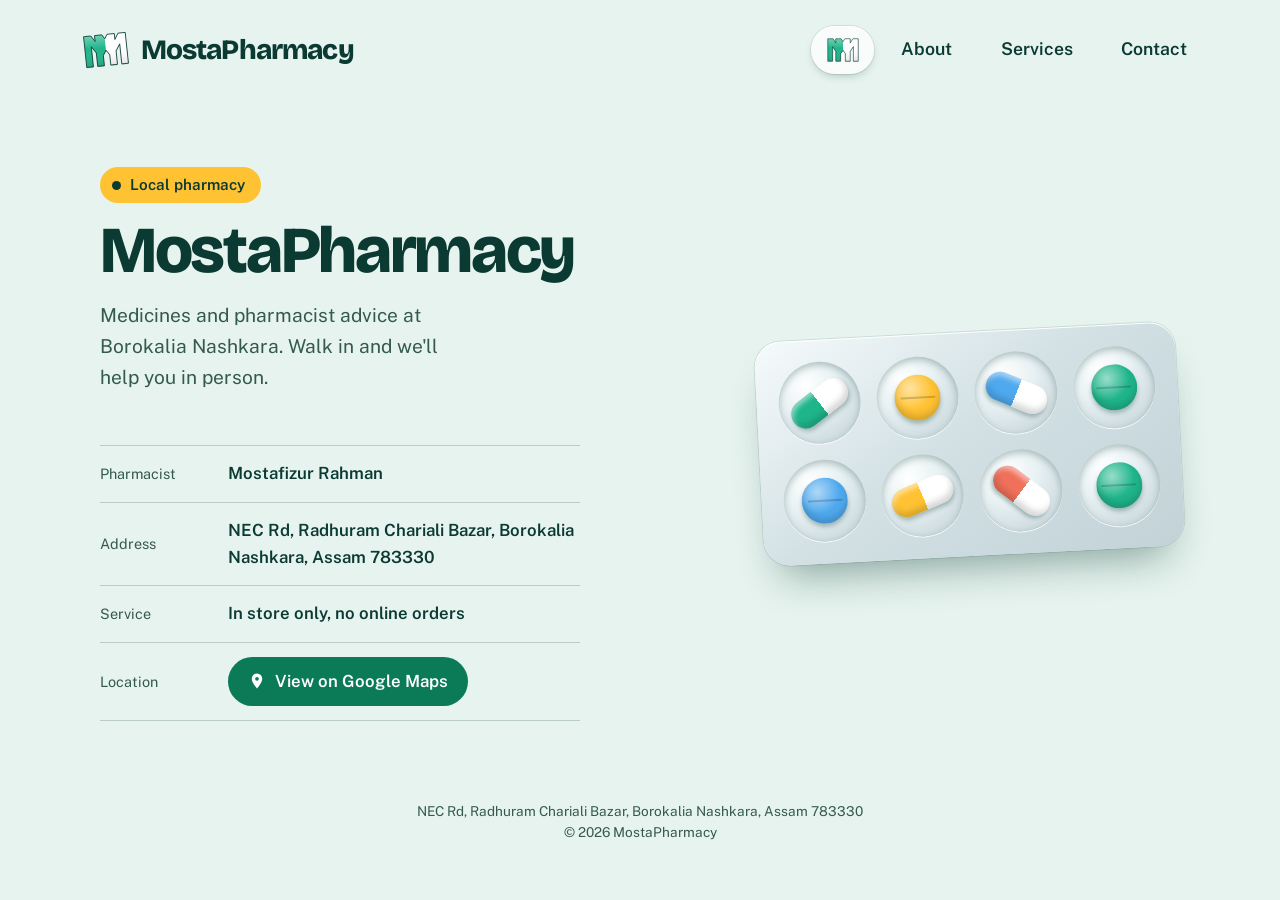
<file: index.html>
<!DOCTYPE html>
<html lang="en">
<head>
<meta charset="utf-8">
<meta name="viewport" content="width=device-width, initial-scale=1">
<title>MostaPharmacy | Local pharmacy at Borokalia Nashkara, 783330</title>
<meta name="description" content="MostaPharmacy is a local pharmacy at NEC Rd, Radhuram Chariali Bazar, Borokalia Nashkara, Assam 783330, run by Pharmacist Mostafizur Rahman. Visit us in store or find us on Google Maps.">
<meta name="keywords" content="MostaPharmacy, pharmacy, medicine shop, pharmacist, Mostafizur Rahman, Borokalia Nashkara">
<meta name="author" content="Mostafizur Rahman">
<meta name="robots" content="index, follow, max-image-preview:large">
<link rel="canonical" href="https://mostapharmacy.ashiqur.in/">
<meta name="theme-color" content="#E6F3EE">
<link rel="icon" type="image/svg+xml" href="/favicon.svg">
<meta property="og:type" content="website">
<meta property="og:site_name" content="MostaPharmacy">
<meta property="og:title" content="MostaPharmacy | Local pharmacy at Borokalia Nashkara, 783330">
<meta property="og:description" content="Local pharmacy run by Pharmacist Mostafizur Rahman. Visit us in store at NEC Rd, Radhuram Chariali Bazar, Borokalia Nashkara.">
<meta property="og:url" content="https://mostapharmacy.ashiqur.in/">
<meta property="og:image" content="https://mostapharmacy.ashiqur.in/assets/link-preview/home.png">
<meta property="og:image:type" content="image/png">
<meta property="og:image:width" content="1200">
<meta property="og:image:height" content="630">
<meta property="og:image:alt" content="MostaPharmacy, a local pharmacy at Borokalia Nashkara">
<meta name="twitter:card" content="summary_large_image">
<meta name="twitter:image" content="https://mostapharmacy.ashiqur.in/assets/link-preview/home.png">
<meta name="twitter:image:alt" content="MostaPharmacy, a local pharmacy at Borokalia Nashkara">
<script type="application/ld+json">
{
  "@context": "https://schema.org",
  "@graph": [
    {
      "@type": "WebSite",
      "@id": "https://mostapharmacy.ashiqur.in/#website",
      "url": "https://mostapharmacy.ashiqur.in/",
      "name": "MostaPharmacy",
      "inLanguage": "en",
      "publisher": { "@id": "https://mostapharmacy.ashiqur.in/#pharmacy" }
    },
    {
      "@type": "Pharmacy",
      "@id": "https://mostapharmacy.ashiqur.in/#pharmacy",
      "name": "MostaPharmacy",
      "url": "https://mostapharmacy.ashiqur.in/",
      "logo": "https://mostapharmacy.ashiqur.in/favicon.svg",
      "image": "https://mostapharmacy.ashiqur.in/favicon.svg",
      "description": "MostaPharmacy is a local pharmacy run by Pharmacist Mostafizur Rahman. In-store service only.",
      "address": { "@type": "PostalAddress", "streetAddress": "NEC Rd, Radhuram Chariali Bazar", "addressLocality": "Borokalia Nashkara", "addressRegion": "Assam", "postalCode": "783330", "addressCountry": "IN" },
      "hasMap": "https://maps.app.goo.gl/R8ameXwf7JaMNvvA6",
      "employee": { "@type": "Person", "name": "Mostafizur Rahman", "jobTitle": "Pharmacist" }
    }
  ]
}
</script>
<script>document.documentElement.className="wait";setTimeout(function(){document.documentElement.className=""},3000)</script>
<link rel="preconnect" href="https://fonts.googleapis.com">
<link rel="preconnect" href="https://fonts.gstatic.com" crossorigin>
<link rel="stylesheet" href="https://fonts.googleapis.com/css2?family=Bricolage+Grotesque:opsz,wght@12..96,800&family=Public+Sans:wght@400;600&display=swap">
<link rel="stylesheet" href="style.css">
</head>
<body>

<div class="page">
  <header class="top">
    <a class="brand" href="/"><svg class="logo" viewBox="181 187 853 853" width="34" height="34" aria-hidden="true"><defs><path id="lm" d="M201 313H343L415 428.5V313H557L607.5 394L658 313H800V428.5L872 313H1014V913H884V522L800 650V913H670V713L607.5 617L545 713V913H415V650L331 522V913H201Z"/><clipPath id="lc"><use href="#lm"/></clipPath><linearGradient id="lg" x1="0" y1="0" x2="0" y2="1"><stop offset="0" stop-color="#fff" stop-opacity=".55"/><stop offset=".45" stop-color="#fff" stop-opacity="0"/><stop offset="1" stop-color="#000" stop-opacity=".2"/></linearGradient></defs><use href="#lm" y="14" fill="#0B3A33" opacity=".3"/><g clip-path="url(#lc)"><rect x="181" y="187" width="426.5" height="853" fill="#1FB58A"/><rect x="607.5" y="187" width="426.5" height="853" fill="#fff"/><rect x="181" y="187" width="853" height="853" fill="url(#lg)"/></g><use href="#lm" fill="none" stroke="#0B3A33" stroke-width="16" stroke-linejoin="round"/></svg>MostaPharmacy</a>
    <nav aria-label="Main"><a class="nav-home" href="/" aria-current="page" aria-label="Home"><svg class="hm" xmlns="http://www.w3.org/2000/svg" viewBox="181 187 853 853" width="26" height="26" aria-hidden="true" focusable="false"><defs><clipPath id="hc"><path d="M201 313H343L415 428.5V313H557L607.5 394L658 313H800V428.5L872 313H1014V913H884V522L800 650V913H670V713L607.5 617L545 713V913H415V650L331 522V913H201Z"/></clipPath><linearGradient id="hg" x1="0" y1="0" x2="0" y2="1"><stop offset="0" stop-color="#fff" stop-opacity=".55"/><stop offset=".45" stop-color="#fff" stop-opacity="0"/><stop offset="1" stop-color="#000" stop-opacity=".2"/></linearGradient></defs><path d="M201 313H343L415 428.5V313H557L607.5 394L658 313H800V428.5L872 313H1014V913H884V522L800 650V913H670V713L607.5 617L545 713V913H415V650L331 522V913H201Z" transform="translate(0 14)" fill="#0B3A33" opacity=".3"/><g clip-path="url(#hc)"><rect x="181" y="187" width="426.5" height="853" fill="#1FB58A"/><rect x="607.5" y="187" width="426.5" height="853" fill="#fff"/><rect x="181" y="187" width="853" height="853" fill="url(#hg)"/></g><path d="M201 313H343L415 428.5V313H557L607.5 394L658 313H800V428.5L872 313H1014V913H884V522L800 650V913H670V713L607.5 617L545 713V913H415V650L331 522V913H201Z" fill="none" stroke="#0B3A33" stroke-width="16" stroke-linejoin="round"/></svg></a><a href="/about/">About</a><a href="/services/">Services</a><a href="/contact/">Contact</a></nav>
  </header>
  <main>
    <header class="head">
      <p class="status">Local pharmacy</p>
      <h1>MostaPharmacy</h1>
      <p class="lead">Medicines and pharmacist advice at Borokalia Nashkara. Walk in and we'll help you in person.</p>
    </header>

    <div class="blister" role="img" aria-label="A blister pack being filled with capsules and tablets">
      <span class="w" style="--i:0;--c:#1FB58A;--r:-35deg"><span class="cap"></span></span>
      <span class="w" style="--i:1;--c:#FFC233"><span class="tab"></span></span>
      <span class="w" style="--i:2;--c:#4FA9EE;--r:25deg"><span class="cap"></span></span>
      <span class="w" style="--i:3;--c:#1FB58A"><span class="tab"></span></span>
      <span class="w" style="--i:4;--c:#4FA9EE"><span class="tab"></span></span>
      <span class="w" style="--i:5;--c:#FFC233;--r:-20deg"><span class="cap"></span></span>
      <span class="w" style="--i:6;--c:#F0705A;--r:40deg"><span class="cap"></span></span>
      <span class="w" style="--i:7;--c:#1FB58A"><span class="tab"></span></span>
    </div>

    <section class="info" aria-label="About the pharmacy">
      <dl>
        <div><dt>Pharmacist</dt><dd>Mostafizur Rahman</dd></div>
        <div><dt>Address</dt><dd>NEC Rd, Radhuram Chariali Bazar, Borokalia Nashkara, Assam 783330</dd></div>
        <div><dt>Service</dt><dd>In store only, no online orders</dd></div>
        <div>
          <dt>Location</dt>
          <dd>
            <a class="btn" href="https://maps.app.goo.gl/R8ameXwf7JaMNvvA6" target="_blank" rel="noopener">
              <svg width="18" height="18" viewBox="0 0 24 24" fill="currentColor" aria-hidden="true"><path d="M12 2a7 7 0 0 0-7 7c0 5.2 7 13 7 13s7-7.8 7-13a7 7 0 0 0-7-7zm0 9.5a2.5 2.5 0 1 1 0-5 2.5 2.5 0 0 1 0 5z"/></svg>
              View on Google Maps
            </a>
          </dd>
        </div>
      </dl>
    </section>
  </main>

  <footer>NEC Rd, Radhuram Chariali Bazar, Borokalia Nashkara, Assam 783330<br>&copy; <span id="y">2026</span> MostaPharmacy</footer>
</div>
<script src="site.js"></script>
</body>
</html>
</file>
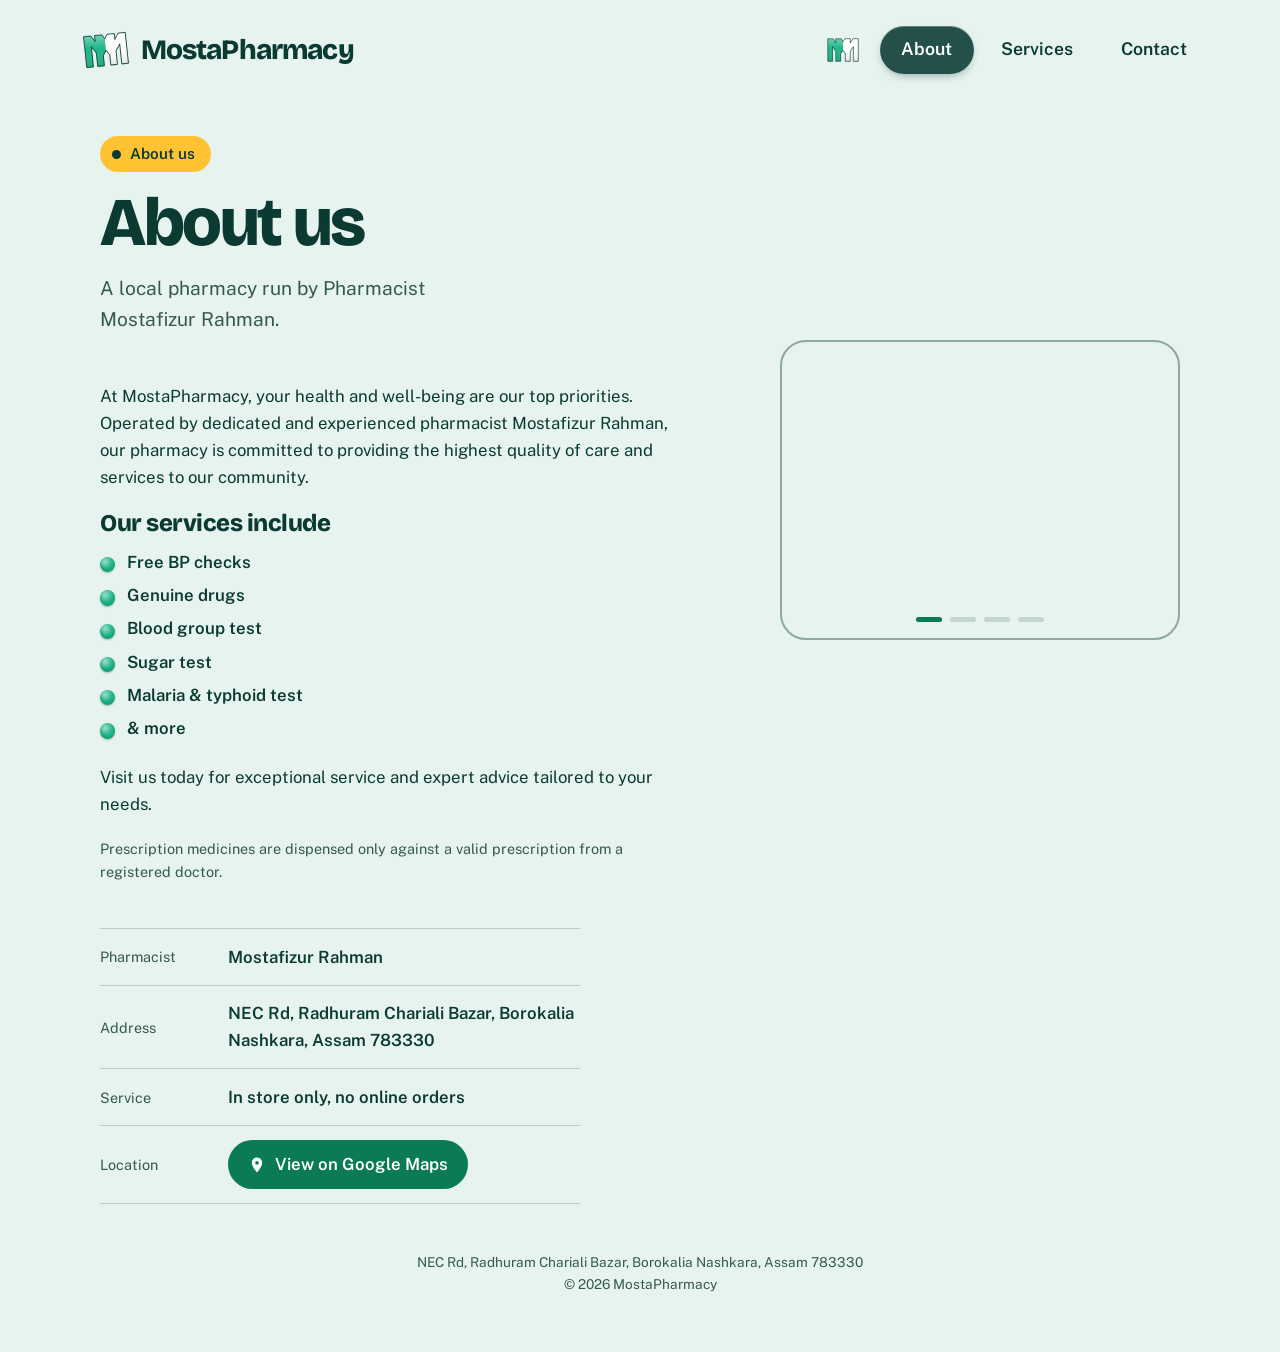
<file: about/index.html>
<!DOCTYPE html>
<html lang="en">
<head>
<meta charset="utf-8">
<meta name="viewport" content="width=device-width, initial-scale=1">
<title>About us | MostaPharmacy</title>
<meta name="description" content="MostaPharmacy is a local pharmacy at Borokalia Nashkara, run by Pharmacist Mostafizur Rahman.">
<meta name="author" content="Mostafizur Rahman">
<meta name="robots" content="index, follow">
<link rel="canonical" href="https://mostapharmacy.ashiqur.in/about/">
<meta name="theme-color" content="#E6F3EE">
<link rel="icon" type="image/svg+xml" href="/favicon.svg">
<meta property="og:type" content="website">
<meta property="og:site_name" content="MostaPharmacy">
<meta property="og:title" content="About us | MostaPharmacy">
<meta property="og:description" content="MostaPharmacy is a local pharmacy at Borokalia Nashkara, run by Pharmacist Mostafizur Rahman.">
<meta property="og:url" content="https://mostapharmacy.ashiqur.in/about/">
<meta property="og:image" content="https://mostapharmacy.ashiqur.in/assets/link-preview/about.png">
<meta property="og:image:type" content="image/png">
<meta property="og:image:width" content="1200">
<meta property="og:image:height" content="630">
<meta property="og:image:alt" content="About MostaPharmacy, a local pharmacy run by Pharmacist Mostafizur Rahman">
<meta name="twitter:card" content="summary_large_image">
<meta name="twitter:image" content="https://mostapharmacy.ashiqur.in/assets/link-preview/about.png">
<meta name="twitter:image:alt" content="About MostaPharmacy, a local pharmacy run by Pharmacist Mostafizur Rahman">
<script>document.documentElement.className="wait";setTimeout(function(){document.documentElement.className=""},3000)</script>
<link rel="preconnect" href="https://fonts.googleapis.com">
<link rel="preconnect" href="https://fonts.gstatic.com" crossorigin>
<link rel="stylesheet" href="https://fonts.googleapis.com/css2?family=Bricolage+Grotesque:opsz,wght@12..96,800&family=Public+Sans:wght@400;600&display=swap">
<link rel="stylesheet" href="../style.css">
</head>
<body>
<div class="page">
  <header class="top">
    <a class="brand" href="/"><svg class="logo" viewBox="181 187 853 853" width="34" height="34" aria-hidden="true"><defs><path id="lm" d="M201 313H343L415 428.5V313H557L607.5 394L658 313H800V428.5L872 313H1014V913H884V522L800 650V913H670V713L607.5 617L545 713V913H415V650L331 522V913H201Z"/><clipPath id="lc"><use href="#lm"/></clipPath><linearGradient id="lg" x1="0" y1="0" x2="0" y2="1"><stop offset="0" stop-color="#fff" stop-opacity=".55"/><stop offset=".45" stop-color="#fff" stop-opacity="0"/><stop offset="1" stop-color="#000" stop-opacity=".2"/></linearGradient></defs><use href="#lm" y="14" fill="#0B3A33" opacity=".3"/><g clip-path="url(#lc)"><rect x="181" y="187" width="426.5" height="853" fill="#1FB58A"/><rect x="607.5" y="187" width="426.5" height="853" fill="#fff"/><rect x="181" y="187" width="853" height="853" fill="url(#lg)"/></g><use href="#lm" fill="none" stroke="#0B3A33" stroke-width="16" stroke-linejoin="round"/></svg>MostaPharmacy</a>
    <nav aria-label="Main"><a class="nav-home" href="/" aria-label="Home"><svg class="hm" xmlns="http://www.w3.org/2000/svg" viewBox="181 187 853 853" width="26" height="26" aria-hidden="true" focusable="false"><defs><clipPath id="hc"><path d="M201 313H343L415 428.5V313H557L607.5 394L658 313H800V428.5L872 313H1014V913H884V522L800 650V913H670V713L607.5 617L545 713V913H415V650L331 522V913H201Z"/></clipPath><linearGradient id="hg" x1="0" y1="0" x2="0" y2="1"><stop offset="0" stop-color="#fff" stop-opacity=".55"/><stop offset=".45" stop-color="#fff" stop-opacity="0"/><stop offset="1" stop-color="#000" stop-opacity=".2"/></linearGradient></defs><path d="M201 313H343L415 428.5V313H557L607.5 394L658 313H800V428.5L872 313H1014V913H884V522L800 650V913H670V713L607.5 617L545 713V913H415V650L331 522V913H201Z" transform="translate(0 14)" fill="#0B3A33" opacity=".3"/><g clip-path="url(#hc)"><rect x="181" y="187" width="426.5" height="853" fill="#1FB58A"/><rect x="607.5" y="187" width="426.5" height="853" fill="#fff"/><rect x="181" y="187" width="853" height="853" fill="url(#hg)"/></g><path d="M201 313H343L415 428.5V313H557L607.5 394L658 313H800V428.5L872 313H1014V913H884V522L800 650V913H670V713L607.5 617L545 713V913H415V650L331 522V913H201Z" fill="none" stroke="#0B3A33" stroke-width="16" stroke-linejoin="round"/></svg></a><a href="/about/" aria-current="page">About</a><a href="/services/">Services</a><a href="/contact/">Contact</a></nav>
  </header>
  <main class="doc about">
    <header class="head">
      <p class="status">About us</p>
      <h1>About us</h1>
      <p class="lead">A local pharmacy run by Pharmacist Mostafizur Rahman.</p>
    </header>
    <section>
      <p class="txt">At MostaPharmacy, your health and well-being are our top priorities. Operated by dedicated and experienced pharmacist Mostafizur Rahman, our pharmacy is committed to providing the highest quality of care and services to our community.</p>
      <h2 class="svc-h">Our services include</h2>
      <ul class="svc">
        <li>Free BP checks</li>
        <li>Genuine drugs</li>
        <li>Blood group test</li>
        <li>Sugar test</li>
        <li>Malaria &amp; typhoid test</li>
        <li>&amp; more</li>
      </ul>
      <p class="txt">Visit us today for exceptional service and expert advice tailored to your needs.</p>
      <p class="fine">Prescription medicines are dispensed only against a valid prescription from a registered doctor.</p>
    </section>
      <dl>
        <div><dt>Pharmacist</dt><dd>Mostafizur Rahman</dd></div>
        <div><dt>Address</dt><dd>NEC Rd, Radhuram Chariali Bazar, Borokalia Nashkara, Assam 783330</dd></div>
        <div><dt>Service</dt><dd>In store only, no online orders</dd></div>
        <div><dt>Location</dt><dd><a class="btn" href="https://maps.app.goo.gl/R8ameXwf7JaMNvvA6" target="_blank" rel="noopener"><svg width="18" height="18" viewBox="0 0 24 24" fill="currentColor" aria-hidden="true"><path d="M12 2a7 7 0 0 0-7 7c0 5.2 7 13 7 13s7-7.8 7-13a7 7 0 0 0-7-7zm0 9.5a2.5 2.5 0 1 1 0-5 2.5 2.5 0 0 1 0 5z"/></svg>View on Google Maps</a></dd></div>
      </dl>
    <div class="stage-col">
      <aside class="stage card" aria-label="MostaPharmacy highlights">
        <div class="scene s-logo"><span class="lg"><svg viewBox="171 177 873 873" aria-hidden="true" focusable="false"><defs><clipPath id="sk"><path d="M201 313H343L415 428.5V313H557L607.5 394L658 313H800V428.5L872 313H1014V913H884V522L800 650V913H670V713L607.5 617L545 713V913H415V650L331 522V913H201Z"/></clipPath><linearGradient id="sg" x1="0" y1="0" x2="0" y2="1"><stop offset="0" stop-color="#fff" stop-opacity=".55"/><stop offset=".45" stop-color="#fff" stop-opacity="0"/><stop offset="1" stop-color="#000" stop-opacity=".2"/></linearGradient></defs><g class="mfill"><path d="M201 313H343L415 428.5V313H557L607.5 394L658 313H800V428.5L872 313H1014V913H884V522L800 650V913H670V713L607.5 617L545 713V913H415V650L331 522V913H201Z" transform="translate(0 14)" fill="#0B3A33" opacity=".3"/><g clip-path="url(#sk)"><rect x="181" y="187" width="426.5" height="853" fill="#1FB58A"/><rect x="607.5" y="187" width="426.5" height="853" fill="#fff"/><rect x="181" y="187" width="853" height="853" fill="url(#sg)"/></g></g><path class="mline" pathLength="1" d="M201 313H343L415 428.5V313H557L607.5 394L658 313H800V428.5L872 313H1014V913H884V522L800 650V913H670V713L607.5 617L545 713V913H415V650L331 522V913H201Z" fill="none" stroke="#0B3A33" stroke-width="16" stroke-linejoin="round"/></svg></span></div>
        <div class="scene s-name"><span class="nm" aria-label="MostaPharmacy"><span class="ch m" style="--i:0">M</span><span class="ch m" style="--i:1">o</span><span class="ch m" style="--i:2">s</span><span class="ch m" style="--i:3">t</span><span class="ch m" style="--i:4">a</span><span class="ch" style="--i:5">P</span><span class="ch" style="--i:6">h</span><span class="ch" style="--i:7">a</span><span class="ch" style="--i:8">r</span><span class="ch" style="--i:9">m</span><span class="ch" style="--i:10">a</span><span class="ch" style="--i:11">c</span><span class="ch" style="--i:12">y</span></span><span class="bar" aria-hidden="true"></span></div>
        <div class="scene s-call"><a class="cta" href="tel:+919101462724" aria-label="Call now +91 9101462724"><span class="ic"><svg viewBox="0 0 24 24" aria-hidden="true" focusable="false"><path fill="currentColor" d="M6.62 10.79a15.05 15.05 0 0 0 6.59 6.59l2.2-2.2a1 1 0 0 1 1.02-.24 11.36 11.36 0 0 0 3.57.57 1 1 0 0 1 1 1V20a1 1 0 0 1-1 1A17 17 0 0 1 3 4a1 1 0 0 1 1-1h3.5a1 1 0 0 1 1 1c0 1.25.2 2.45.57 3.57a1 1 0 0 1-.25 1.02l-2.2 2.2z"/></svg></span><span class="l">Call now</span><span class="n">+91 9101462724</span></a></div>
        <div class="scene s-visit"><a class="cta" href="https://maps.app.goo.gl/R8ameXwf7JaMNvvA6" target="_blank" rel="noopener" aria-label="Visit us on Google Maps"><span class="pw"><span class="pin"><svg viewBox="0 0 24 24" aria-hidden="true" focusable="false"><path fill="#F0705A" stroke="#0B3A33" stroke-width=".7" stroke-linejoin="round" fill-rule="evenodd" d="M12 2a7 7 0 0 0-7 7c0 5.2 7 13 7 13s7-7.8 7-13a7 7 0 0 0-7-7zm0 9.5a2.5 2.5 0 1 1 0-5 2.5 2.5 0 0 1 0 5z"/></svg></span><span class="sh"></span></span><span class="l">Visit us</span><span class="go">Open in Google Maps <svg viewBox="0 0 24 24" width="16" height="16" aria-hidden="true" focusable="false"><path d="M7 17 17 7M9 7h8v8" fill="none" stroke="currentColor" stroke-width="2.4" stroke-linecap="round" stroke-linejoin="round"/></svg></span></a></div>
        <div class="dots" aria-hidden="true"><i></i><i></i><i></i><i></i></div>
        <button class="nv prev" type="button" aria-label="Previous slide"><svg viewBox="0 0 24 24" aria-hidden="true" focusable="false"><path d="M15 5l-7 7 7 7" fill="none" stroke="currentColor" stroke-width="2.6" stroke-linecap="round" stroke-linejoin="round"/></svg></button>
        <button class="nv next" type="button" aria-label="Next slide"><svg viewBox="0 0 24 24" aria-hidden="true" focusable="false"><path d="M9 5l7 7-7 7" fill="none" stroke="currentColor" stroke-width="2.6" stroke-linecap="round" stroke-linejoin="round"/></svg></button>
      </aside>
    </div>
  </main>
  <footer>NEC Rd, Radhuram Chariali Bazar, Borokalia Nashkara, Assam 783330<br>&copy; <span id="y">2026</span> MostaPharmacy</footer>
</div>
<script src="../site.js"></script>
</body>
</html>
</file>
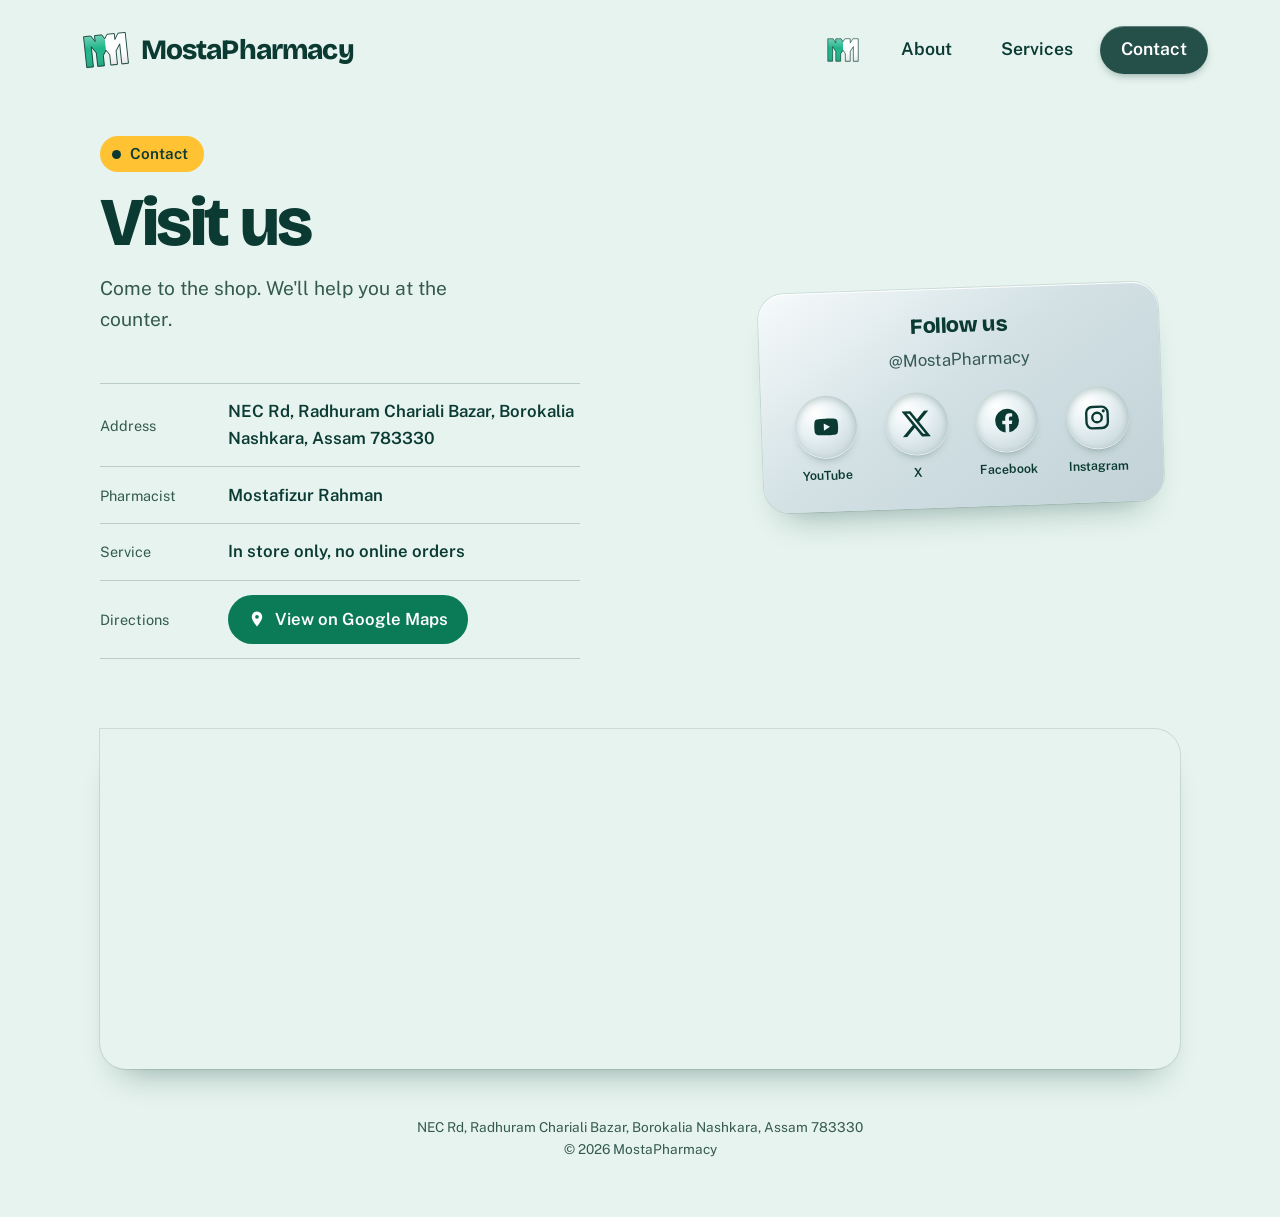
<file: contact/index.html>
<!DOCTYPE html>
<html lang="en">
<head>
<meta charset="utf-8">
<meta name="viewport" content="width=device-width, initial-scale=1">
<title>Visit us | MostaPharmacy</title>
<meta name="description" content="Find MostaPharmacy at NEC Rd, Radhuram Chariali Bazar, Borokalia Nashkara, Assam 783330. Walk-in service, no online orders.">
<meta name="author" content="Mostafizur Rahman">
<meta name="robots" content="index, follow">
<link rel="canonical" href="https://mostapharmacy.ashiqur.in/contact/">
<meta name="theme-color" content="#E6F3EE">
<link rel="icon" type="image/svg+xml" href="/favicon.svg">
<meta property="og:type" content="website">
<meta property="og:site_name" content="MostaPharmacy">
<meta property="og:title" content="Visit us | MostaPharmacy">
<meta property="og:description" content="Find MostaPharmacy at NEC Rd, Radhuram Chariali Bazar, Borokalia Nashkara, Assam 783330. Walk-in service, no online orders.">
<meta property="og:url" content="https://mostapharmacy.ashiqur.in/contact/">
<meta property="og:image" content="https://mostapharmacy.ashiqur.in/assets/link-preview/contact.png">
<meta property="og:image:type" content="image/png">
<meta property="og:image:width" content="1200">
<meta property="og:image:height" content="630">
<meta property="og:image:alt" content="Visit MostaPharmacy at NEC Rd, Borokalia Nashkara">
<meta name="twitter:card" content="summary_large_image">
<meta name="twitter:image" content="https://mostapharmacy.ashiqur.in/assets/link-preview/contact.png">
<meta name="twitter:image:alt" content="Visit MostaPharmacy at NEC Rd, Borokalia Nashkara">
<script>document.documentElement.className="wait";setTimeout(function(){document.documentElement.className=""},3000)</script>
<link rel="preconnect" href="https://fonts.googleapis.com">
<link rel="preconnect" href="https://fonts.gstatic.com" crossorigin>
<link rel="stylesheet" href="https://fonts.googleapis.com/css2?family=Bricolage+Grotesque:opsz,wght@12..96,800&family=Public+Sans:wght@400;600&display=swap">
<link rel="stylesheet" href="../style.css">
</head>
<body>
<div class="page">
  <header class="top">
    <a class="brand" href="/"><svg class="logo" viewBox="181 187 853 853" width="34" height="34" aria-hidden="true"><defs><path id="lm" d="M201 313H343L415 428.5V313H557L607.5 394L658 313H800V428.5L872 313H1014V913H884V522L800 650V913H670V713L607.5 617L545 713V913H415V650L331 522V913H201Z"/><clipPath id="lc"><use href="#lm"/></clipPath><linearGradient id="lg" x1="0" y1="0" x2="0" y2="1"><stop offset="0" stop-color="#fff" stop-opacity=".55"/><stop offset=".45" stop-color="#fff" stop-opacity="0"/><stop offset="1" stop-color="#000" stop-opacity=".2"/></linearGradient></defs><use href="#lm" y="14" fill="#0B3A33" opacity=".3"/><g clip-path="url(#lc)"><rect x="181" y="187" width="426.5" height="853" fill="#1FB58A"/><rect x="607.5" y="187" width="426.5" height="853" fill="#fff"/><rect x="181" y="187" width="853" height="853" fill="url(#lg)"/></g><use href="#lm" fill="none" stroke="#0B3A33" stroke-width="16" stroke-linejoin="round"/></svg>MostaPharmacy</a>
    <nav aria-label="Main"><a class="nav-home" href="/" aria-label="Home"><svg class="hm" xmlns="http://www.w3.org/2000/svg" viewBox="181 187 853 853" width="26" height="26" aria-hidden="true" focusable="false"><defs><clipPath id="hc"><path d="M201 313H343L415 428.5V313H557L607.5 394L658 313H800V428.5L872 313H1014V913H884V522L800 650V913H670V713L607.5 617L545 713V913H415V650L331 522V913H201Z"/></clipPath><linearGradient id="hg" x1="0" y1="0" x2="0" y2="1"><stop offset="0" stop-color="#fff" stop-opacity=".55"/><stop offset=".45" stop-color="#fff" stop-opacity="0"/><stop offset="1" stop-color="#000" stop-opacity=".2"/></linearGradient></defs><path d="M201 313H343L415 428.5V313H557L607.5 394L658 313H800V428.5L872 313H1014V913H884V522L800 650V913H670V713L607.5 617L545 713V913H415V650L331 522V913H201Z" transform="translate(0 14)" fill="#0B3A33" opacity=".3"/><g clip-path="url(#hc)"><rect x="181" y="187" width="426.5" height="853" fill="#1FB58A"/><rect x="607.5" y="187" width="426.5" height="853" fill="#fff"/><rect x="181" y="187" width="853" height="853" fill="url(#hg)"/></g><path d="M201 313H343L415 428.5V313H557L607.5 394L658 313H800V428.5L872 313H1014V913H884V522L800 650V913H670V713L607.5 617L545 713V913H415V650L331 522V913H201Z" fill="none" stroke="#0B3A33" stroke-width="16" stroke-linejoin="round"/></svg></a><a href="/about/">About</a><a href="/services/">Services</a><a href="/contact/" aria-current="page">Contact</a></nav>
  </header>
  <main class="doc contact">
    <header class="head">
      <p class="status">Contact</p>
      <h1>Visit us</h1>
      <p class="lead">Come to the shop. We'll help you at the counter.</p>
    </header>
    <section>
      <dl>
        <div><dt>Address</dt><dd>NEC Rd, Radhuram Chariali Bazar, Borokalia Nashkara, Assam 783330</dd></div>
        <div><dt>Pharmacist</dt><dd>Mostafizur Rahman</dd></div>
        <div><dt>Service</dt><dd>In store only, no online orders</dd></div>
        <div><dt>Directions</dt><dd><a class="btn" href="https://maps.app.goo.gl/R8ameXwf7JaMNvvA6" target="_blank" rel="noopener"><svg width="18" height="18" viewBox="0 0 24 24" fill="currentColor" aria-hidden="true"><path d="M12 2a7 7 0 0 0-7 7c0 5.2 7 13 7 13s7-7.8 7-13a7 7 0 0 0-7-7zm0 9.5a2.5 2.5 0 1 1 0-5 2.5 2.5 0 0 1 0 5z"/></svg>View on Google Maps</a></dd></div>
      </dl>
    </section>
    <aside class="social card" aria-label="Social media">
      <h2>Follow us</h2>
      <p>@MostaPharmacy</p>
      <div class="soc-row">
        <a class="soc yt" href="https://www.youtube.com/@MostaPharmacy" target="_blank" rel="noopener" aria-label="MostaPharmacy on YouTube"><span class="si"><svg viewBox="0 0 24 24" aria-hidden="true" focusable="false"><path fill="currentColor" fill-rule="evenodd" d="M21.6 7.2a2.5 2.5 0 0 0-1.76-1.77C18.3 5 12 5 12 5s-6.3 0-7.84.43A2.5 2.5 0 0 0 2.4 7.2C2 8.76 2 12 2 12s0 3.24.4 4.8a2.5 2.5 0 0 0 1.76 1.77C5.7 19 12 19 12 19s6.3 0 7.84-.43a2.5 2.5 0 0 0 1.76-1.77C22 15.24 22 12 22 12s0-3.24-.4-4.8zM10 15V9l5.2 3z"/></svg></span><span class="sn">YouTube</span></a>
        <a class="soc x" href="https://x.com/MostaPharmacy" target="_blank" rel="noopener" aria-label="MostaPharmacy on X"><span class="si"><svg viewBox="0 0 24 24" aria-hidden="true" focusable="false"><path fill="currentColor" d="M18.901 1.153h3.68l-8.04 9.19L24 22.846h-7.406l-5.8-7.584-6.638 7.584H.474l8.6-9.83L0 1.154h7.594l5.243 6.932ZM17.61 20.644h2.039L6.486 3.24H4.298Z"/></svg></span><span class="sn">X</span></a>
        <a class="soc fb" href="https://www.facebook.com/MostaPharmacy" target="_blank" rel="noopener" aria-label="MostaPharmacy on Facebook"><span class="si"><svg viewBox="0 0 24 24" aria-hidden="true" focusable="false"><path fill="currentColor" d="M22 12a10 10 0 1 0-11.56 9.88v-6.99H7.9V12h2.54V9.8c0-2.5 1.49-3.89 3.77-3.89 1.09 0 2.24.2 2.24.2v2.46h-1.26c-1.24 0-1.63.77-1.63 1.56V12h2.78l-.44 2.89h-2.34v6.99A10 10 0 0 0 22 12z"/></svg></span><span class="sn">Facebook</span></a>
        <a class="soc ig" href="https://www.instagram.com/MostaPharmacy" target="_blank" rel="noopener" aria-label="MostaPharmacy on Instagram"><span class="si"><svg viewBox="0 0 24 24" aria-hidden="true" focusable="false"><rect x="3" y="3" width="18" height="18" rx="5" fill="none" stroke="currentColor" stroke-width="2"/><circle cx="12" cy="12" r="4" fill="none" stroke="currentColor" stroke-width="2"/><circle cx="17.4" cy="6.6" r="1.3" fill="currentColor"/></svg></span><span class="sn">Instagram</span></a>
      </div>
    </aside>
    <div class="mapwrap">
      <iframe class="map" title="MostaPharmacy on Google Maps" loading="lazy" referrerpolicy="no-referrer-when-downgrade" src="https://www.google.com/maps?q=MostaPharmacy,+NEC+Rd,+Borokalia+Nashkara,+Assam+783330&amp;output=embed"></iframe>
      <svg class="mapbadge" viewBox="191 301 833 640" aria-hidden="true" focusable="false"><defs><clipPath id="mc"><path d="M201 313H343L415 428.5V313H557L607.5 394L658 313H800V428.5L872 313H1014V913H884V522L800 650V913H670V713L607.5 617L545 713V913H415V650L331 522V913H201Z"/></clipPath><linearGradient id="mg" x1="0" y1="0" x2="0" y2="1"><stop offset="0" stop-color="#fff" stop-opacity=".55"/><stop offset=".45" stop-color="#fff" stop-opacity="0"/><stop offset="1" stop-color="#000" stop-opacity=".2"/></linearGradient></defs><g class="mfill"><path d="M201 313H343L415 428.5V313H557L607.5 394L658 313H800V428.5L872 313H1014V913H884V522L800 650V913H670V713L607.5 617L545 713V913H415V650L331 522V913H201Z" transform="translate(0 14)" fill="#0B3A33" opacity=".3"/><g clip-path="url(#mc)"><rect x="181" y="187" width="426.5" height="853" fill="#1FB58A"/><rect x="607.5" y="187" width="426.5" height="853" fill="#fff"/><rect x="181" y="187" width="853" height="853" fill="url(#mg)"/></g></g><path class="mline" pathLength="1" d="M201 313H343L415 428.5V313H557L607.5 394L658 313H800V428.5L872 313H1014V913H884V522L800 650V913H670V713L607.5 617L545 713V913H415V650L331 522V913H201Z" fill="none" stroke="#0B3A33" stroke-width="16" stroke-linejoin="round"/></svg>
    </div>
  </main>
  <footer>NEC Rd, Radhuram Chariali Bazar, Borokalia Nashkara, Assam 783330<br>&copy; <span id="y">2026</span> MostaPharmacy</footer>
</div>
<script src="../site.js"></script>
</body>
</html>
</file>
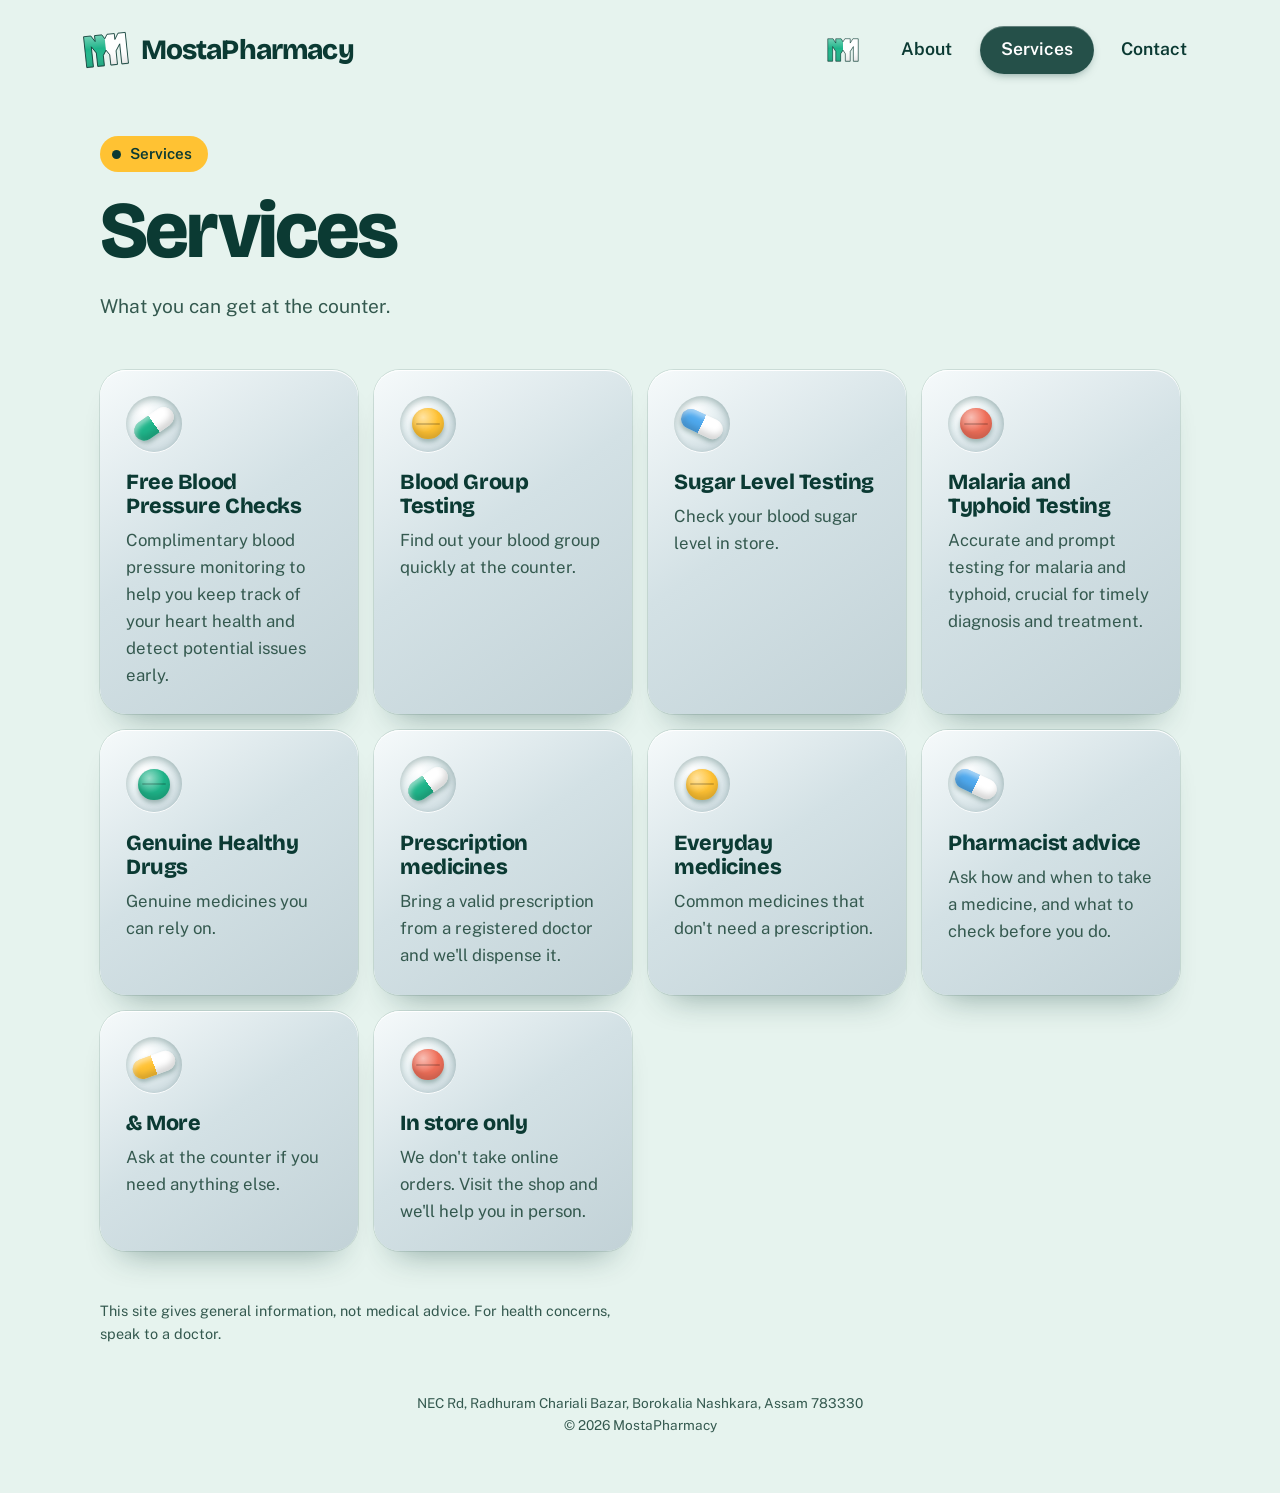
<file: services/index.html>
<!DOCTYPE html>
<html lang="en">
<head>
<meta charset="utf-8">
<meta name="viewport" content="width=device-width, initial-scale=1">
<title>Services | MostaPharmacy</title>
<meta name="description" content="Free blood pressure checks, blood group, sugar, malaria and typhoid testing, genuine medicines and pharmacist advice at MostaPharmacy in Borokalia Nashkara. In store only.">
<meta name="author" content="Mostafizur Rahman">
<meta name="robots" content="index, follow">
<link rel="canonical" href="https://mostapharmacy.ashiqur.in/services/">
<meta name="theme-color" content="#E6F3EE">
<link rel="icon" type="image/svg+xml" href="/favicon.svg">
<meta property="og:type" content="website">
<meta property="og:site_name" content="MostaPharmacy">
<meta property="og:title" content="Services | MostaPharmacy">
<meta property="og:description" content="Free blood pressure checks, blood group, sugar, malaria and typhoid testing, genuine medicines and pharmacist advice at MostaPharmacy in Borokalia Nashkara. In store only.">
<meta property="og:url" content="https://mostapharmacy.ashiqur.in/services/">
<meta property="og:image" content="https://mostapharmacy.ashiqur.in/assets/link-preview/services.png">
<meta property="og:image:type" content="image/png">
<meta property="og:image:width" content="1200">
<meta property="og:image:height" content="630">
<meta property="og:image:alt" content="Services at MostaPharmacy: BP checks, blood group, sugar, malaria and typhoid tests">
<meta name="twitter:card" content="summary_large_image">
<meta name="twitter:image" content="https://mostapharmacy.ashiqur.in/assets/link-preview/services.png">
<meta name="twitter:image:alt" content="Services at MostaPharmacy: BP checks, blood group, sugar, malaria and typhoid tests">
<script>document.documentElement.className="wait";setTimeout(function(){document.documentElement.className=""},3000)</script>
<link rel="preconnect" href="https://fonts.googleapis.com">
<link rel="preconnect" href="https://fonts.gstatic.com" crossorigin>
<link rel="stylesheet" href="https://fonts.googleapis.com/css2?family=Bricolage+Grotesque:opsz,wght@12..96,800&family=Public+Sans:wght@400;600&display=swap">
<link rel="stylesheet" href="../style.css">
</head>
<body>
<div class="page">
  <header class="top">
    <a class="brand" href="/"><svg class="logo" viewBox="181 187 853 853" width="34" height="34" aria-hidden="true"><defs><path id="lm" d="M201 313H343L415 428.5V313H557L607.5 394L658 313H800V428.5L872 313H1014V913H884V522L800 650V913H670V713L607.5 617L545 713V913H415V650L331 522V913H201Z"/><clipPath id="lc"><use href="#lm"/></clipPath><linearGradient id="lg" x1="0" y1="0" x2="0" y2="1"><stop offset="0" stop-color="#fff" stop-opacity=".55"/><stop offset=".45" stop-color="#fff" stop-opacity="0"/><stop offset="1" stop-color="#000" stop-opacity=".2"/></linearGradient></defs><use href="#lm" y="14" fill="#0B3A33" opacity=".3"/><g clip-path="url(#lc)"><rect x="181" y="187" width="426.5" height="853" fill="#1FB58A"/><rect x="607.5" y="187" width="426.5" height="853" fill="#fff"/><rect x="181" y="187" width="853" height="853" fill="url(#lg)"/></g><use href="#lm" fill="none" stroke="#0B3A33" stroke-width="16" stroke-linejoin="round"/></svg>MostaPharmacy</a>
    <nav aria-label="Main"><a class="nav-home" href="/" aria-label="Home"><svg class="hm" xmlns="http://www.w3.org/2000/svg" viewBox="181 187 853 853" width="26" height="26" aria-hidden="true" focusable="false"><defs><clipPath id="hc"><path d="M201 313H343L415 428.5V313H557L607.5 394L658 313H800V428.5L872 313H1014V913H884V522L800 650V913H670V713L607.5 617L545 713V913H415V650L331 522V913H201Z"/></clipPath><linearGradient id="hg" x1="0" y1="0" x2="0" y2="1"><stop offset="0" stop-color="#fff" stop-opacity=".55"/><stop offset=".45" stop-color="#fff" stop-opacity="0"/><stop offset="1" stop-color="#000" stop-opacity=".2"/></linearGradient></defs><path d="M201 313H343L415 428.5V313H557L607.5 394L658 313H800V428.5L872 313H1014V913H884V522L800 650V913H670V713L607.5 617L545 713V913H415V650L331 522V913H201Z" transform="translate(0 14)" fill="#0B3A33" opacity=".3"/><g clip-path="url(#hc)"><rect x="181" y="187" width="426.5" height="853" fill="#1FB58A"/><rect x="607.5" y="187" width="426.5" height="853" fill="#fff"/><rect x="181" y="187" width="853" height="853" fill="url(#hg)"/></g><path d="M201 313H343L415 428.5V313H557L607.5 394L658 313H800V428.5L872 313H1014V913H884V522L800 650V913H670V713L607.5 617L545 713V913H415V650L331 522V913H201Z" fill="none" stroke="#0B3A33" stroke-width="16" stroke-linejoin="round"/></svg></a><a href="/about/">About</a><a href="/services/" aria-current="page">Services</a><a href="/contact/">Contact</a></nav>
  </header>
  <main class="doc">
    <header class="head">
      <p class="status">Services</p>
      <h1>Services</h1>
      <p class="lead">What you can get at the counter.</p>
    </header>
    <section class="cards" aria-label="Services">
      <article class="card"><span class="w ico" style="--c:#1FB58A;--r:-35deg"><span class="cap"></span></span><h2>Free Blood Pressure Checks</h2><p>Complimentary blood pressure monitoring to help you keep track of your heart health and detect potential issues early.</p></article>
      <article class="card"><span class="w ico" style="--c:#FFC233"><span class="tab"></span></span><h2>Blood Group Testing</h2><p>Find out your blood group quickly at the counter.</p></article>
      <article class="card"><span class="w ico" style="--c:#4FA9EE;--r:25deg"><span class="cap"></span></span><h2>Sugar Level Testing</h2><p>Check your blood sugar level in store.</p></article>
      <article class="card"><span class="w ico" style="--c:#F0705A"><span class="tab"></span></span><h2>Malaria and Typhoid Testing</h2><p>Accurate and prompt testing for malaria and typhoid, crucial for timely diagnosis and treatment.</p></article>
      <article class="card"><span class="w ico" style="--c:#1FB58A"><span class="tab"></span></span><h2>Genuine Healthy Drugs</h2><p>Genuine medicines you can rely on.</p></article>
      <article class="card"><span class="w ico" style="--c:#1FB58A;--r:-35deg"><span class="cap"></span></span><h2>Prescription medicines</h2><p>Bring a valid prescription from a registered doctor and we'll dispense it.</p></article>
      <article class="card"><span class="w ico" style="--c:#FFC233"><span class="tab"></span></span><h2>Everyday medicines</h2><p>Common medicines that don't need a prescription.</p></article>
      <article class="card"><span class="w ico" style="--c:#4FA9EE;--r:25deg"><span class="cap"></span></span><h2>Pharmacist advice</h2><p>Ask how and when to take a medicine, and what to check before you do.</p></article>
      <article class="card"><span class="w ico" style="--c:#FFC233;--r:-20deg"><span class="cap"></span></span><h2>&amp; More</h2><p>Ask at the counter if you need anything else.</p></article>
      <article class="card"><span class="w ico" style="--c:#F0705A"><span class="tab"></span></span><h2>In store only</h2><p>We don't take online orders. Visit the shop and we'll help you in person.</p></article>
    </section>
    <p class="fine">This site gives general information, not medical advice. For health concerns, speak to a doctor.</p>
  </main>
  <footer>NEC Rd, Radhuram Chariali Bazar, Borokalia Nashkara, Assam 783330<br>&copy; <span id="y">2026</span> MostaPharmacy</footer>
</div>
<script src="../site.js"></script>
</body>
</html>
</file>
<file: style.css>
:root{--mint:#E6F3EE;--ink:#0B3A33;--muted:#34594F;--green:#0B7A57;--amber:#FFC233;--foil:#D3E1E5}
*{box-sizing:border-box;margin:0}
body{background:var(--mint);color:var(--ink);font:400 1.05rem/1.6 "Public Sans",system-ui,-apple-system,"Segoe UI",Roboto,sans-serif;overflow-x:hidden}

* {
  -webkit-tap-highlight-color: transparent;
}

/* Pill shapes (used in the blister pack and in the background) */
.cap{width:78%;aspect-ratio:2.2;border-radius:99px;background:linear-gradient(90deg,var(--c) 50%,#fff 50%);rotate:var(--r,0deg);box-shadow:inset 0 -5px 6px rgba(0,0,0,.16),inset 0 4px 5px rgba(255,255,255,.5),0 3px 4px rgba(11,58,51,.3)}
.tab{position:relative;width:56%;aspect-ratio:1;border-radius:50%;background:radial-gradient(circle at 35% 30%,rgba(255,255,255,.55),transparent 50%),var(--c);box-shadow:inset 0 -5px 7px rgba(0,0,0,.16),0 3px 4px rgba(11,58,51,.3)}
.tab::after{content:"";position:absolute;left:12%;right:12%;top:calc(50% - 1px);height:2px;border-radius:2px;background:rgba(0,0,0,.18)}

/* Pills drifting up behind the page */
/* Sized to the large viewport so the layer keeps one height while the mobile address bar shows and hides (no jump) */
.float{position:fixed;top:0;left:0;right:0;height:100vh;height:100lvh;overflow:hidden;pointer-events:none;contain:layout paint}
.fp{position:absolute;bottom:-100px;left:var(--x);width:var(--s);opacity:.5;will-change:transform;backface-visibility:hidden}
.fp i{display:block;width:100%}
.fp .cap,.fp .tab,.fp .mk{opacity:0}
.fp .mk img{display:block;width:100%;height:auto}
.fp svg{position:absolute;inset:0;width:100%;height:100%;overflow:visible}
.fp .ln{fill:none;stroke:var(--c);stroke-width:1.4;stroke-dasharray:1;stroke-dashoffset:1}
.on .fp{animation:rise var(--d) linear var(--t) infinite}
.on .ln{animation:draw 1.6s ease-in-out var(--g) forwards,fade .6s ease calc(var(--g) + 1.7s) forwards}
.on .fp .cap,.on .fp .tab,.on .fp .mk{animation:inkin .8s ease calc(var(--g) + 1.3s) forwards}
@keyframes draw{to{stroke-dashoffset:0}}
@keyframes inkin{to{opacity:1}}
@keyframes fade{to{opacity:0}}
@keyframes rise{to{transform:translateY(-125vh) rotate(360deg)}}

/* Layout */
.page{position:relative;min-height:100vh;min-height:100dvh;display:flex;flex-direction:column;padding:var(--hh,150px) clamp(16px,5vw,56px) clamp(24px,5vw,56px)}
main{flex:1;width:100%;max-width:1080px;margin:0 auto;display:grid;align-content:center;gap:clamp(28px,5vw,52px) clamp(32px,7vw,96px);grid-template-areas:"head" "art" "info"}
.head{grid-area:head;container-type:inline-size}
.info{grid-area:info}
@media(min-width:880px){
  main{grid-template-columns:1.15fr .85fr;grid-template-areas:"head art" "info art"}
  .blister{align-self:center}
}

/* Text */
.status{display:inline-flex;align-items:center;gap:.6em;padding:.4em 1em .4em .8em;border-radius:99px;background:var(--amber);font-weight:600;font-size:.95rem}
.status::before{content:"";width:.6em;height:.6em;border-radius:50%;background:var(--ink)}
h1{font:800 clamp(2.2rem,10vw,4.4rem)/.9 "Bricolage Grotesque","Public Sans",system-ui,sans-serif;font-size:clamp(2.2rem,11.5cqw,5rem);letter-spacing:-.035em;margin:.28em 0 .3em}
.lead{max-width:30ch;font-size:1.2rem;color:var(--muted)}
dl{max-width:30rem;border-bottom:1px solid rgba(11,58,51,.2)}
dl div{display:grid;grid-template-columns:7rem 1fr;align-items:center;gap:1rem;padding:.9rem 0;border-top:1px solid rgba(11,58,51,.2)}
dt{font-size:.9rem;color:var(--muted)}
dd{font-weight:600}
.btn{display:inline-flex;align-items:center;gap:.5em;padding:.65em 1.2em;border-radius:99px;background:var(--green);color:#fff;font-weight:600;text-decoration:none;transition:background .2s}
.btn:hover{background:#09654A}
.btn:focus-visible{outline:3px solid var(--ink);outline-offset:3px}
footer{text-align:center;width:100%;max-width:1080px;margin:clamp(28px,5vw,48px) auto 0;font-size:.85rem;color:var(--muted)}

/* Blister pack: pills drop into the wells one by one */
.blister{grid-area:art;justify-self:center;width:min(100%,430px);padding:clamp(14px,3.5vw,22px);display:grid;grid-template-columns:repeat(4,1fr);gap:clamp(10px,2.6vw,16px);border-radius:26px;rotate:-3deg;background:linear-gradient(145deg,#F6FAFB,var(--foil) 45%,#C2D2D7);box-shadow:inset 0 1px 0 #fff,0 0 0 1px rgba(11,58,51,.12),0 26px 40px -18px rgba(11,58,51,.45)}
.w{aspect-ratio:1;border-radius:50%;overflow:hidden;display:grid;place-items:center;background:radial-gradient(circle at 34% 28%,#fff,#E8F1F3 38%,#BCCDD3);box-shadow:inset 0 3px 7px rgba(11,58,51,.28),0 1px 0 rgba(255,255,255,.9)}
.w .cap,.w .tab{animation:fill 10s infinite backwards;animation-delay:calc(var(--i) * .7s)}
@keyframes fill{
  0%{translate:0 -160%;scale:.5;opacity:0;animation-timing-function:cubic-bezier(.3,1.4,.5,1)}
  7%,90%{translate:0 0;scale:1;opacity:1}
  100%{translate:0 0;scale:.4;opacity:0}
}

/* Site header and inner pages */
.top{position:fixed;top:max(12px,env(safe-area-inset-top));left:0;right:0;z-index:50;isolation:isolate;display:flex;flex-direction:column;align-items:center;justify-content:center;gap:6px;width:min(1080px,calc(100% - 2*clamp(16px,5vw,56px)));margin:0 auto;padding:10px 12px;border-radius:28px;text-align:center}
nav{justify-content:center}
/* Glass layer */
.top::before,.top::after{content:"";position:absolute;inset:0;z-index:-1;border-radius:inherit;pointer-events:none;transition:opacity .35s ease}
.top::before{background:linear-gradient(135deg,rgba(255,255,255,.55),rgba(255,255,255,.18) 45%,rgba(255,255,255,.32));
  -webkit-backdrop-filter:blur(18px) saturate(185%) brightness(1.04);backdrop-filter:blur(18px) saturate(185%) brightness(1.04);
  border:1px solid rgba(255,255,255,.55);
  box-shadow:inset 0 1.5px 0 rgba(255,255,255,.95),inset 0 -1.5px 1px rgba(255,255,255,.35),inset 1.5px 0 1px rgba(255,255,255,.45),inset -1.5px 0 1px rgba(255,255,255,.2),inset 0 0 22px rgba(255,255,255,.28),0 1px 2px rgba(11,58,51,.08),0 14px 34px -10px rgba(11,58,51,.32),0 30px 50px -28px rgba(11,58,51,.3)}
/* Specular sheen */
.top::after{background:radial-gradient(120% 90% at 12% -20%,rgba(255,255,255,.75),transparent 55%),linear-gradient(180deg,rgba(255,255,255,.28),transparent 40%,rgba(255,255,255,.12))}
@supports not ((backdrop-filter:blur(1px)) or (-webkit-backdrop-filter:blur(1px))){.top::before{background:rgba(240,248,245,.92)}}
@media(prefers-reduced-transparency:reduce){.top::before{-webkit-backdrop-filter:none;backdrop-filter:none;background:rgba(240,248,245,.95)}}
/* Desktop: one row, glass only after scrolling */
@media(min-width:721px){
  .top{flex-direction:row;flex-wrap:wrap;justify-content:space-between;text-align:left;gap:8px 20px;padding:10px 12px 10px 20px;border-radius:32px}
  nav{justify-content:flex-end}
  .top::before,.top::after{opacity:0}
  .scrolled .top::before,.scrolled .top::after{opacity:1}
  /* Larger header on desktop */
  .top{width:min(1200px,calc(100% - 2*clamp(16px,5vw,56px)));padding:14px 16px 14px 28px;border-radius:40px;gap:10px 28px}
  .top .brand{font-size:1.75rem}
  .top .logo{width:44px;height:44px}
  .top nav{gap:6px}
  .top nav a{font-size:1.1rem;padding:.5em 1.2em}
  .top .nav-home{padding:.45em .9em}
  .top .nav-home .hm{width:32px;height:32px}
}
.brand{font:800 1.4rem/1 "Bricolage Grotesque","Public Sans",system-ui,sans-serif;letter-spacing:-.03em;color:var(--ink);text-decoration:none}
nav{display:flex;flex-wrap:wrap;gap:4px}
nav a{padding:.45em 1em;border-radius:99px;color:var(--ink);font-weight:600;font-size:.95rem;text-decoration:none;transition:background .2s}
nav a:hover{background:rgba(255,255,255,.5);box-shadow:inset 0 1px 0 rgba(255,255,255,.8)}
nav a[aria-current]{background:rgba(11,58,51,.88);color:#fff;box-shadow:inset 0 1px 0 rgba(255,255,255,.28),0 4px 10px -4px rgba(11,58,51,.5)}
.nav-home{display:inline-flex;align-items:center;justify-content:center;padding:.4em .75em}
.nav-home .hm{display:block}
nav a.nav-home[aria-current]{background:rgba(255,255,255,.75);color:var(--ink);box-shadow:inset 0 1px 0 #fff,0 0 0 1px rgba(11,58,51,.1),0 4px 10px -4px rgba(11,58,51,.35)}
nav a:focus-visible,.brand:focus-visible{outline:3px solid var(--ink);outline-offset:3px}
main.doc{display:flex;flex-direction:column;align-content:normal;gap:clamp(28px,5vw,48px)}
.txt{max-width:60ch;margin-bottom:1.2rem}
.cards{display:grid;gap:16px;grid-template-columns:repeat(auto-fit,minmax(240px,1fr))}
.card{padding:clamp(18px,3.5vw,26px);border-radius:26px;background:linear-gradient(145deg,#F6FAFB,var(--foil) 45%,#C2D2D7);box-shadow:inset 0 1px 0 #fff,0 0 0 1px rgba(11,58,51,.12),0 22px 34px -22px rgba(11,58,51,.45)}
.card h2{font:800 1.35rem/1.1 "Bricolage Grotesque","Public Sans",system-ui,sans-serif;letter-spacing:-.02em;margin:.9em 0 .4em}
.card p{color:var(--muted)}
.ico{width:56px}
.ico .cap,.ico .tab{animation:none}
.map{display:block;width:100%;height:340px;border:0;border-radius:0 26px 26px 26px;box-shadow:0 0 0 1px rgba(11,58,51,.12),0 22px 34px -22px rgba(11,58,51,.45)}
.mapwrap{position:relative;margin-top:22px}
.mapbadge{position:absolute;left:0;top:0;z-index:2;width:108px;aspect-ratio:833/640;height:auto;translate:-50% -50%;rotate:-6deg;overflow:visible;pointer-events:none;filter:drop-shadow(0 6px 8px rgba(11,58,51,.3))}
.mapbadge.pre .mline{stroke-dasharray:1;stroke-dashoffset:1}
.mapbadge.pre .mfill{opacity:0}
.mapbadge.go .mline{stroke-dasharray:1;stroke-dashoffset:1;animation:mdraw 5s ease-in-out infinite}
.mapbadge.go .mfill{opacity:0;animation:mink 5s ease-in-out infinite}
@keyframes mdraw{0%{stroke-dashoffset:1}24%,72%{stroke-dashoffset:0}96%,100%{stroke-dashoffset:1}}
@keyframes mink{0%,20%{opacity:0}32%,64%{opacity:1}76%,100%{opacity:0}}
@media(max-width:520px){.mapbadge{width:72px;translate:-18% -50%}}
.fine{font-size:.9rem;color:var(--muted);max-width:60ch}

@media(max-width:520px){nav a{padding:.4em .8em;font-size:.9rem}}
@media(prefers-reduced-motion:reduce){
  .mapbadge.pre .mline{stroke-dasharray:none;stroke-dashoffset:0}
  .mapbadge.pre .mfill{opacity:1}
  .mapbadge.go .mline,.mapbadge.go .mfill{animation:none}
  .float{display:none}
  .w .cap,.w .tab{animation:none}
}

/* Wait for fonts before showing the page */
body{transition:opacity .5s ease}
.wait body{opacity:0}
.wait .w .cap,.wait .w .tab{animation-play-state:paused}

/* Logo mark in the header */
.brand{display:inline-flex;align-items:center;gap:.45em}
.logo{display:block;rotate:-6deg}

/* Social card on the Contact page */
.social{width:min(100%,400px);justify-self:center;margin-inline:auto;rotate:-2deg;text-align:center}
.social h2{margin-top:0}
.soc-row{display:grid;grid-template-columns:repeat(4,1fr);gap:clamp(8px,2vw,14px);margin-top:1.1rem}
.soc{--b:var(--ink);display:grid;justify-items:center;gap:.5rem;color:var(--ink);text-decoration:none;font-size:.78rem;font-weight:600}
.soc.yt{--b:#FF0000}.soc.x{--b:#000}.soc.fb{--b:#1877F2}.soc.ig{--b:#E4405F}
.si{display:grid;place-items:center;width:100%;max-width:62px;aspect-ratio:1;border-radius:50%;background:radial-gradient(circle at 34% 28%,#fff,#E8F1F3 38%,#BCCDD3);box-shadow:inset 0 3px 7px rgba(11,58,51,.22),0 1px 0 rgba(255,255,255,.8),0 6px 10px -6px rgba(11,58,51,.5);transition:transform .2s,background .2s,color .2s,box-shadow .2s}
.si svg{width:46%;height:46%}
.soc:hover .si,.soc:focus-visible .si{transform:translateY(-3px);background:var(--b);color:#fff;box-shadow:0 10px 16px -8px var(--b)}
.soc:focus-visible{outline:3px solid var(--ink);outline-offset:4px;border-radius:14px}
@media(min-width:880px){
  main.contact{display:grid;grid-template-columns:1.15fr .85fr;grid-template-areas:"head art" "info art" "map map";align-content:start}
  main.contact .head{grid-area:head}
  main.contact>section{grid-area:info}
  main.contact .social{grid-area:art;align-self:center}
  main.contact .mapwrap{grid-area:map}
}
@media(prefers-reduced-motion:reduce){.si{transition:none}}

/* About page services list */
.svc-h{font:800 1.5rem/1.1 "Bricolage Grotesque","Public Sans",system-ui,sans-serif;letter-spacing:-.02em;margin:0 0 .8rem}
.svc{list-style:none;padding:0;margin:0 0 1.4rem;max-width:60ch;display:grid;gap:.4rem}
.svc li{position:relative;padding-left:1.7rem;font-weight:600}
.svc li::before{content:"";position:absolute;left:0;top:.5em;width:.9em;height:.9em;border-radius:50%;background:radial-gradient(circle at 35% 30%,rgba(255,255,255,.55),transparent 50%),#1FB58A;box-shadow:inset 0 -2px 3px rgba(0,0,0,.16),0 1px 2px rgba(11,58,51,.3)}
.svc li span{display:block;font-weight:400;color:var(--muted);font-size:.98rem}
.txt+.fine,.fine+dl{margin-top:0}
section>.fine{margin-bottom:1.4rem}

/* About page showcase: logo, name, call and visit scenes, 5s each */
.stage{position:relative;width:min(100%,420px);margin-inline:auto;padding:20px 0;display:grid;gap:8px;background:none;box-shadow:none;border:2px solid rgba(11,58,51,.4);border-radius:26px}
.scene{display:grid;justify-items:center;gap:14px;padding:14px;text-align:center}
.s-logo .lg svg{display:block;width:120px;height:120px;rotate:-6deg;overflow:visible;filter:drop-shadow(0 8px 10px rgba(11,58,51,.3))}
.nm{display:flex;white-space:nowrap;font:800 clamp(1.8rem,8.5vw,2.5rem)/1 "Bricolage Grotesque","Public Sans",system-ui,sans-serif;letter-spacing:-.03em;color:var(--ink)}
.nm .m{color:var(--green)}
.ch{display:inline-block}
.bar{display:block;height:6px;width:150px;border-radius:99px;background:linear-gradient(90deg,#1FB58A,#FFC233,#4FA9EE,#F0705A)}
.cta{display:grid;justify-items:center;gap:.5rem;color:var(--ink);text-decoration:none}
.cta:focus-visible{outline:3px solid var(--ink);outline-offset:6px;border-radius:18px}
.cta .l{font:800 1.8rem/1 "Bricolage Grotesque","Public Sans",system-ui,sans-serif;letter-spacing:-.02em}
.cta .n{font-weight:700;font-size:1.25rem;letter-spacing:.02em}
.cta:hover .n{text-decoration:underline}
.ic{position:relative;display:grid;place-items:center;width:84px;height:84px;border-radius:50%;color:#fff;background:radial-gradient(circle at 35% 28%,#2AD0A0,#0B7A57);box-shadow:inset 0 -5px 8px rgba(0,0,0,.18),inset 0 3px 5px rgba(255,255,255,.4),0 10px 16px -8px rgba(11,58,51,.55)}
.ic{margin-bottom:12px}
.ic svg{width:42%;height:42%}
.ic::before,.ic::after{content:"";position:absolute;inset:0;border-radius:50%;border:2px solid #1FB58A;opacity:0}
.pw{position:relative;display:grid;justify-items:center;width:90px;height:100px}
.pin{display:block;width:70px;height:70px}
.pin svg{display:block;width:100%;height:100%;filter:drop-shadow(0 4px 4px rgba(11,58,51,.25))}
.sh{position:relative;width:44px;height:11px;border-radius:50%;background:rgba(11,58,51,.25);margin-top:6px}
.sh::after{content:"";position:absolute;inset:-5px -14px;border:2px solid #F0705A;border-radius:50%;opacity:0}
.cta .go{display:inline-flex;align-items:center;gap:.5em;padding:.55em 1.1em;border-radius:99px;background:var(--green);color:#fff;font-weight:600;font-size:.95rem;transition:background .2s}
.cta:hover .go{background:var(--ink)}
.dots{display:none}

/* Animated mode (script adds .live) */
.stage.live{height:300px;padding:0;display:block}
.stage.live .scene{position:absolute;inset:0;align-content:center;visibility:hidden;opacity:0}
.stage.live .scene.on{visibility:visible;animation:sc 5s linear both}
@keyframes sc{0%{opacity:0;transform:translateY(10px) scale(.97)}7%,95%{opacity:1;transform:none}100%{opacity:0;transform:translateY(-6px) scale(1.02)}}
.stage.live .s-logo .lg svg{width:170px;height:170px}
.stage.live .s-logo.on .mline{stroke-dasharray:1;stroke-dashoffset:1;animation:mdraw 5s ease-in-out both}
.stage.live .s-logo.on .mfill{opacity:0;animation:mink 5s ease-in-out both}
.stage.live .ch{opacity:0}
.stage.live .bar{width:0}
.stage.live .s-name.on .ch{animation:chin .6s cubic-bezier(.2,.9,.3,1.3) both;animation-delay:calc(var(--i)*.07s + .2s)}
.stage.live .s-name.on .bar{animation:barw .9s ease 1.3s both}
@keyframes chin{0%{opacity:0;transform:translateY(.6em) rotate(8deg) scale(.8)}100%{opacity:1;transform:none}}
@keyframes barw{from{width:0}to{width:150px}}
.stage.live .s-call.on .ic{animation:pop .6s cubic-bezier(.2,1.4,.4,1) both}
.stage.live .s-call.on .ic svg{animation:ring 1.6s ease-in-out .6s infinite}
.stage.live .s-call.on .ic::before{animation:ripple 1.6s ease-out .6s infinite}
.stage.live .s-call.on .ic::after{animation:ripple 1.6s ease-out 1.4s infinite}
.stage.live .s-call.on .l{animation:up .5s ease .35s both}
.stage.live .s-call.on .n{animation:up .5s ease .55s both}
.stage.live .s-visit.on .pin{animation:drop .9s cubic-bezier(.3,1.5,.5,1) .1s both,bob 1.6s ease-in-out 1.1s infinite}
.stage.live .s-visit.on .sh{animation:shd 1.6s ease-in-out 1.1s infinite}
.stage.live .s-visit.on .sh::after{animation:ripple 1.6s ease-out .9s infinite}
.stage.live .s-visit.on .l{animation:up .5s ease .45s both}
.stage.live .s-visit.on .go{animation:up .5s ease .7s both}
@keyframes pop{0%{transform:scale(0)}100%{transform:scale(1)}}
@keyframes ring{0%,50%,100%{rotate:0deg}5%,15%,25%,35%{rotate:-16deg}10%,20%,30%,40%{rotate:16deg}}
@keyframes ripple{0%{transform:scale(1);opacity:.7}100%{transform:scale(1.9);opacity:0}}
@keyframes up{from{opacity:0;transform:translateY(14px)}to{opacity:1;transform:none}}
@keyframes drop{0%{transform:translateY(-90px);opacity:0}50%{opacity:1}100%{transform:none;opacity:1}}
@keyframes bob{0%,100%{translate:0 0}50%{translate:0 -8px}}
@keyframes shd{0%,100%{transform:scale(1);opacity:1}50%{transform:scale(.7);opacity:.6}}
.stage.live .dots{display:flex;position:absolute;left:0;right:0;bottom:16px;justify-content:center;gap:8px;z-index:2;pointer-events:none}
.dots i{position:relative;width:26px;height:5px;border-radius:99px;background:rgba(11,58,51,.16);overflow:hidden}
.dots i::after{content:"";position:absolute;inset:0;background:var(--green);transform-origin:left;transform:scaleX(0)}
.dots i.on::after{animation:fillbar 5s linear both}
@keyframes fillbar{to{transform:scaleX(1)}}
/* Slide arrows: appear on hover or focus, hidden until the script is running */
.nv{display:none}
.stage.live .nv{display:grid;place-items:center;position:absolute;top:50%;z-index:3;width:40px;height:40px;padding:0;margin-top:-20px;border:0;border-radius:50%;cursor:pointer;color:var(--ink);background:radial-gradient(circle at 34% 28%,#fff,#E8F1F3 38%,#BCCDD3);box-shadow:inset 0 2px 4px rgba(11,58,51,.18),0 1px 0 rgba(255,255,255,.9),0 6px 12px -6px rgba(11,58,51,.55);opacity:0;pointer-events:none;transition:opacity .25s ease,transform .25s ease,background .2s,color .2s}
.nv svg{width:20px;height:20px}
.nv.prev{left:10px;transform:translateX(-8px)}
.nv.next{right:10px;transform:translateX(8px)}
.stage.live:hover .nv,.stage.live:focus-within .nv{opacity:1;pointer-events:auto;transform:none}
.stage.live .nv:hover{background:var(--green);color:#fff}
.stage.live .nv:active{scale:.92}
.nv:focus-visible{outline:3px solid var(--ink);outline-offset:3px}
@media(hover:none){.stage.live .nv{opacity:.75;pointer-events:auto;transform:none;width:34px;height:34px;margin-top:-17px}}
.stage.live{touch-action:pan-y}
.stage.paused.kick,.stage.paused.kick *,.stage.paused.kick *::before,.stage.paused.kick *::after{animation-play-state:running!important}
.stage.paused,.stage.paused *,.stage.paused *::before,.stage.paused *::after{animation-play-state:paused!important}
@media(min-width:880px){
  main.about{display:grid;grid-template-columns:1.15fr .85fr;grid-template-areas:"head art" "info art" "details .";align-content:start}
  main.about .head{grid-area:head}
  main.about>section{grid-area:info}
  main.about>dl{grid-area:details;margin-top:calc(1.4rem - clamp(28px,5vw,48px))}
  /* Sticks while the text above the details is in view, then scrolls away with the page */
  main.about .stage-col{grid-area:art}
  main.about .stage{position:sticky;z-index:5;width:400px;margin:0 0 0 auto;top:calc(50vh - 110px)}
}
</file>
